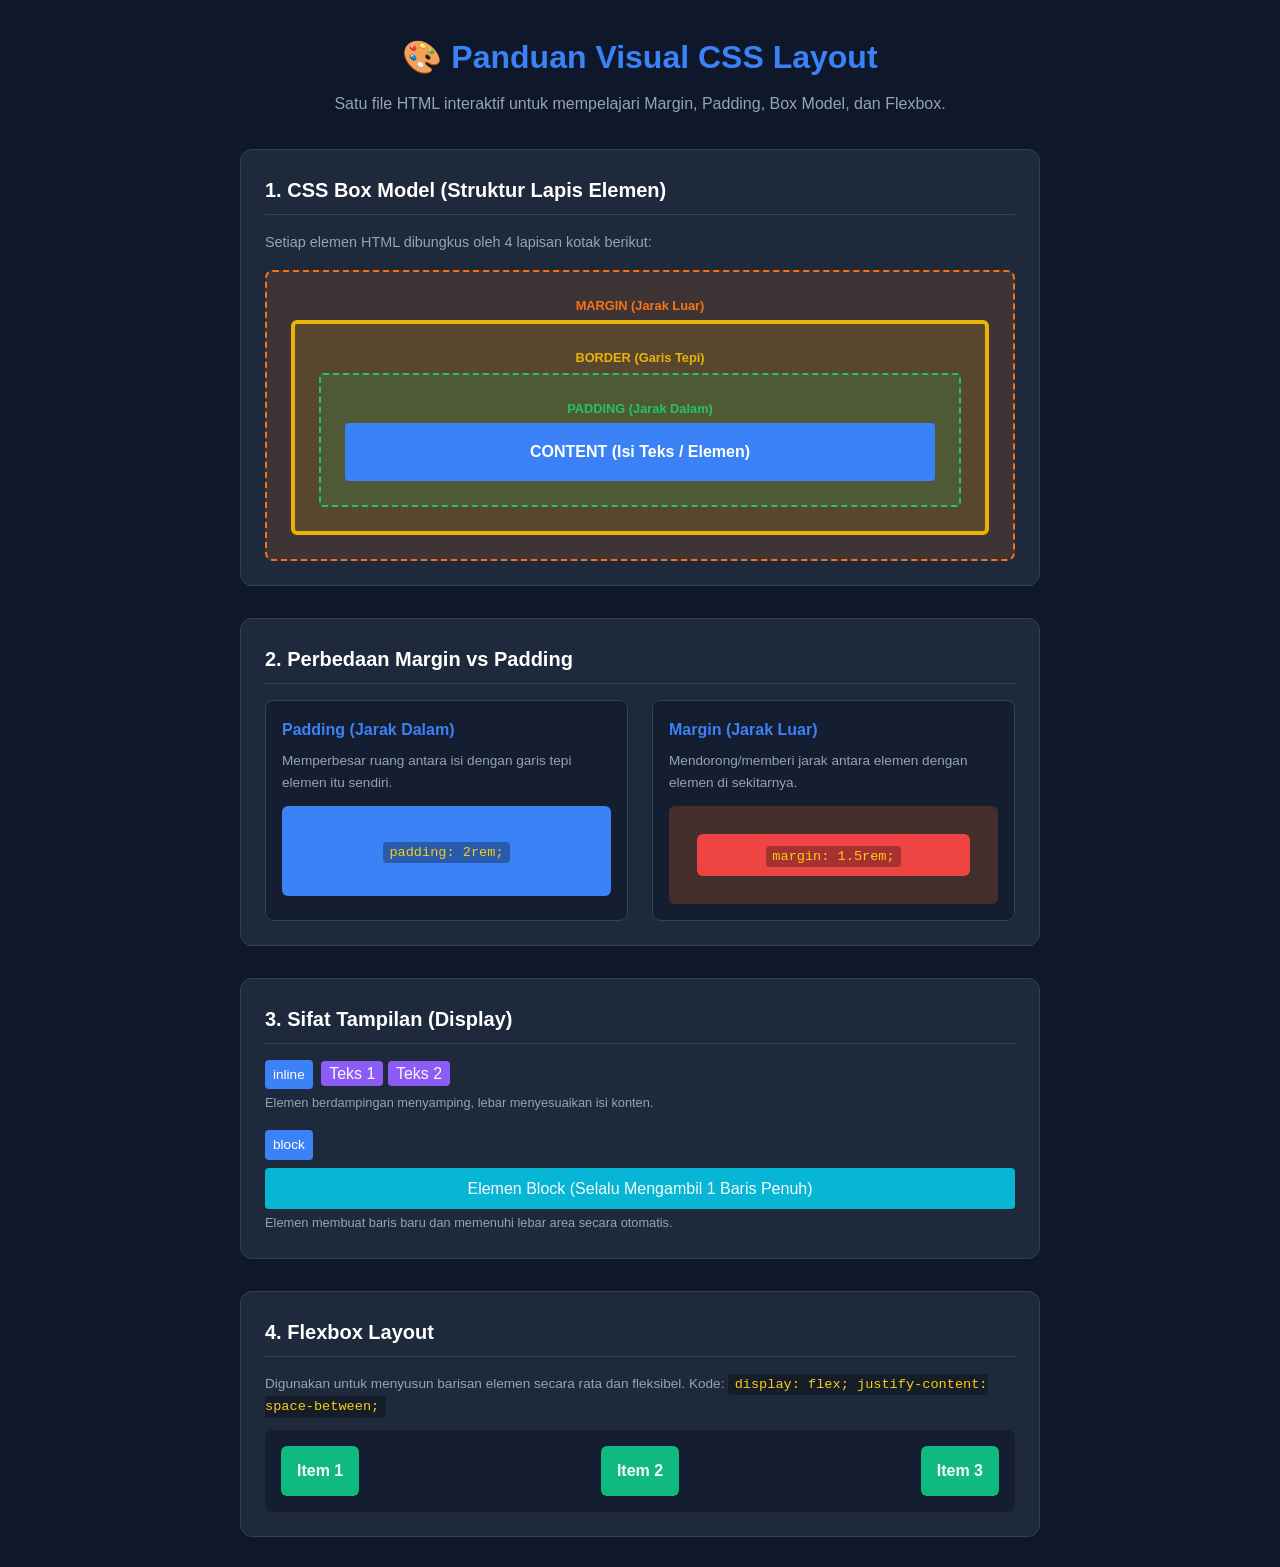
<file: css-demo.html>
<!DOCTYPE html>
<html lang="id">
<head>
    <meta charset="UTF-8">
    <meta name="viewport" content="width=device-width, initial-scale=1.0">
    <title>Panduan Visual Styling CSS</title>
    <style>
        :root {
            --bg: #0f172a;
            --card: #1e293b;
            --text: #f8fafc;
            --muted: #94a3b8;
            --accent: #3b82f6;
            --border: #334155;
            
            /* Warna Visualisasi Box Model */
            --margin-color: #f97316;
            --border-color: #eab308;
            --padding-color: #22c55e;
            --content-color: #3b82f6;
        }

        * {
            margin: 0;
            padding: 0;
            box-sizing: border-box;
            font-family: 'Segoe UI', Tahoma, Geneva, Verdana, sans-serif;
        }

        body {
            background-color: var(--bg);
            color: var(--text);
            padding: 2rem 1rem;
            line-height: 1.6;
        }

        .container {
            max-width: 800px;
            margin: 0 auto;
            display: flex;
            flex-direction: column;
            gap: 2rem;
        }

        header {
            text-align: center;
        }

        header h1 {
            color: var(--accent);
            margin-bottom: 0.5rem;
        }

        header p {
            color: var(--muted);
        }

        .card {
            background-color: var(--card);
            border: 1px solid var(--border);
            border-radius: 12px;
            padding: 1.5rem;
        }

        .card h2 {
            font-size: 1.25rem;
            margin-bottom: 1rem;
            border-bottom: 1px solid var(--border);
            padding-bottom: 0.5rem;
            color: #fff;
        }

        /* 1. VISUALISASI BOX MODEL */
        .box-model-container {
            background-color: rgba(249, 115, 22, 0.15);
            border: 2px dashed var(--margin-color);
            padding: 1.5rem;
            border-radius: 8px;
            text-align: center;
        }

        .box-model-border {
            background-color: rgba(234, 179, 8, 0.15);
            border: 4px solid var(--border-color);
            padding: 1.5rem;
            border-radius: 6px;
        }

        .box-model-padding {
            background-color: rgba(34, 197, 94, 0.15);
            border: 2px dashed var(--padding-color);
            padding: 1.5rem;
            border-radius: 4px;
        }

        .box-model-content {
            background-color: var(--content-color);
            color: white;
            padding: 1rem;
            border-radius: 4px;
            font-weight: bold;
        }

        .label {
            font-size: 0.8rem;
            font-weight: bold;
            margin-bottom: 0.25rem;
            display: block;
        }

        .label-margin { color: var(--margin-color); }
        .label-border { color: var(--border-color); }
        .label-padding { color: var(--padding-color); }

        /* 2. DEMO MARGIN VS PADDING */
        .comparison-grid {
            display: grid;
            grid-template-columns: repeat(auto-fit, minmax(250px, 1fr));
            gap: 1.5rem;
        }

        .demo-box {
            background-color: rgba(15, 23, 42, 0.6);
            border: 1px solid var(--border);
            border-radius: 8px;
            padding: 1rem;
        }

        .demo-box h3 {
            font-size: 1rem;
            margin-bottom: 0.5rem;
            color: var(--accent);
        }

        .padding-target {
            background-color: #3b82f6;
            color: white;
            padding: 2rem; /* Ruang dalam */
            border-radius: 6px;
            text-align: center;
        }

        .margin-wrapper {
            background-color: rgba(249, 115, 22, 0.2);
            padding: 0.25rem;
            border-radius: 6px;
        }

        .margin-target {
            background-color: #ef4444;
            color: white;
            margin: 1.5rem; /* Ruang luar */
            padding: 0.5rem;
            border-radius: 6px;
            text-align: center;
        }

        /* 3. DISPLAY PROPERTIES */
        .badge {
            display: inline-block;
            background-color: var(--accent);
            color: white;
            padding: 0.25rem 0.5rem;
            border-radius: 4px;
            font-size: 0.85rem;
            margin-right: 0.25rem;
        }

        .inline-element {
            display: inline;
            background-color: #8b5cf6;
            padding: 0.25rem 0.5rem;
            border-radius: 4px;
        }

        .block-element {
            display: block;
            background-color: #06b6d4;
            padding: 0.5rem;
            margin-top: 0.5rem;
            border-radius: 4px;
            text-align: center;
        }

        /* 4. FLEXBOX DEMO */
        .flex-container {
            display: flex;
            justify-content: space-between;
            align-items: center;
            background-color: rgba(15, 23, 42, 0.6);
            padding: 1rem;
            border-radius: 8px;
            gap: 0.5rem;
        }

        .flex-item {
            background-color: #10b981;
            padding: 0.75rem 1rem;
            border-radius: 6px;
            font-weight: bold;
        }

        code {
            background-color: rgba(0,0,0,0.3);
            padding: 0.2rem 0.4rem;
            border-radius: 4px;
            font-family: monospace;
            font-size: 0.85rem;
            color: #facc15;
        }
    </style>
</head>
<body>

    <div class="container">
        <header>
            <h1>🎨 Panduan Visual CSS Layout</h1>
            <p>Satu file HTML interaktif untuk mempelajari Margin, Padding, Box Model, dan Flexbox.</p>
        </header>

        <!-- SECTION 1: CSS BOX MODEL -->
        <div class="card">
            <h2>1. CSS Box Model (Struktur Lapis Elemen)</h2>
            <p style="margin-bottom: 1rem; color: var(--muted); font-size: 0.9rem;">
                Setiap elemen HTML dibungkus oleh 4 lapisan kotak berikut:
            </p>

            <div class="box-model-container">
                <span class="label label-margin">MARGIN (Jarak Luar)</span>
                
                <div class="box-model-border">
                    <span class="label label-border">BORDER (Garis Tepi)</span>
                    
                    <div class="box-model-padding">
                        <span class="label label-padding">PADDING (Jarak Dalam)</span>
                        
                        <div class="box-model-content">
                            CONTENT (Isi Teks / Elemen)
                        </div>
                    </div>
                </div>
            </div>
        </div>

        <!-- SECTION 2: MARGIN VS PADDING -->
        <div class="card">
            <h2>2. Perbedaan Margin vs Padding</h2>
            <div class="comparison-grid">
                
                <div class="demo-box">
                    <h3>Padding (Jarak Dalam)</h3>
                    <p style="font-size: 0.85rem; color: var(--muted); margin-bottom: 0.75rem;">
                        Memperbesar ruang antara isi dengan garis tepi elemen itu sendiri.
                    </p>
                    <div class="padding-target">
                        <code>padding: 2rem;</code>
                    </div>
                </div>

                <div class="demo-box">
                    <h3>Margin (Jarak Luar)</h3>
                    <p style="font-size: 0.85rem; color: var(--muted); margin-bottom: 0.75rem;">
                        Mendorong/memberi jarak antara elemen dengan elemen di sekitarnya.
                    </p>
                    <div class="margin-wrapper">
                        <div class="margin-target">
                            <code>margin: 1.5rem;</code>
                        </div>
                    </div>
                </div>

            </div>
        </div>

        <!-- SECTION 3: DISPLAY PROPERTIES -->
        <div class="card">
            <h2>3. Sifat Tampilan (Display)</h2>
            <div style="display: flex; flex-direction: column; gap: 1rem;">
                
                <div>
                    <span class="badge">inline</span>
                    <span class="inline-element">Teks 1</span>
                    <span class="inline-element">Teks 2</span>
                    <p style="font-size: 0.8rem; color: var(--muted); margin-top: 0.25rem;">
                        Elemen berdampingan menyamping, lebar menyesuaikan isi konten.
                    </p>
                </div>

                <div>
                    <span class="badge">block</span>
                    <div class="block-element">Elemen Block (Selalu Mengambil 1 Baris Penuh)</div>
                    <p style="font-size: 0.8rem; color: var(--muted); margin-top: 0.25rem;">
                        Elemen membuat baris baru dan memenuhi lebar area secara otomatis.
                    </p>
                </div>

            </div>
        </div>

        <!-- SECTION 4: FLEXBOX LAYOUT -->
        <div class="card">
            <h2>4. Flexbox Layout</h2>
            <p style="font-size: 0.85rem; color: var(--muted); margin-bottom: 0.75rem;">
                Digunakan untuk menyusun barisan elemen secara rata dan fleksibel. Kode: <code>display: flex; justify-content: space-between;</code>
            </p>
            
            <div class="flex-container">
                <div class="flex-item">Item 1</div>
                <div class="flex-item">Item 2</div>
                <div class="flex-item">Item 3</div>
            </div>
        </div>

    </div>

</body>
</html>
</file>
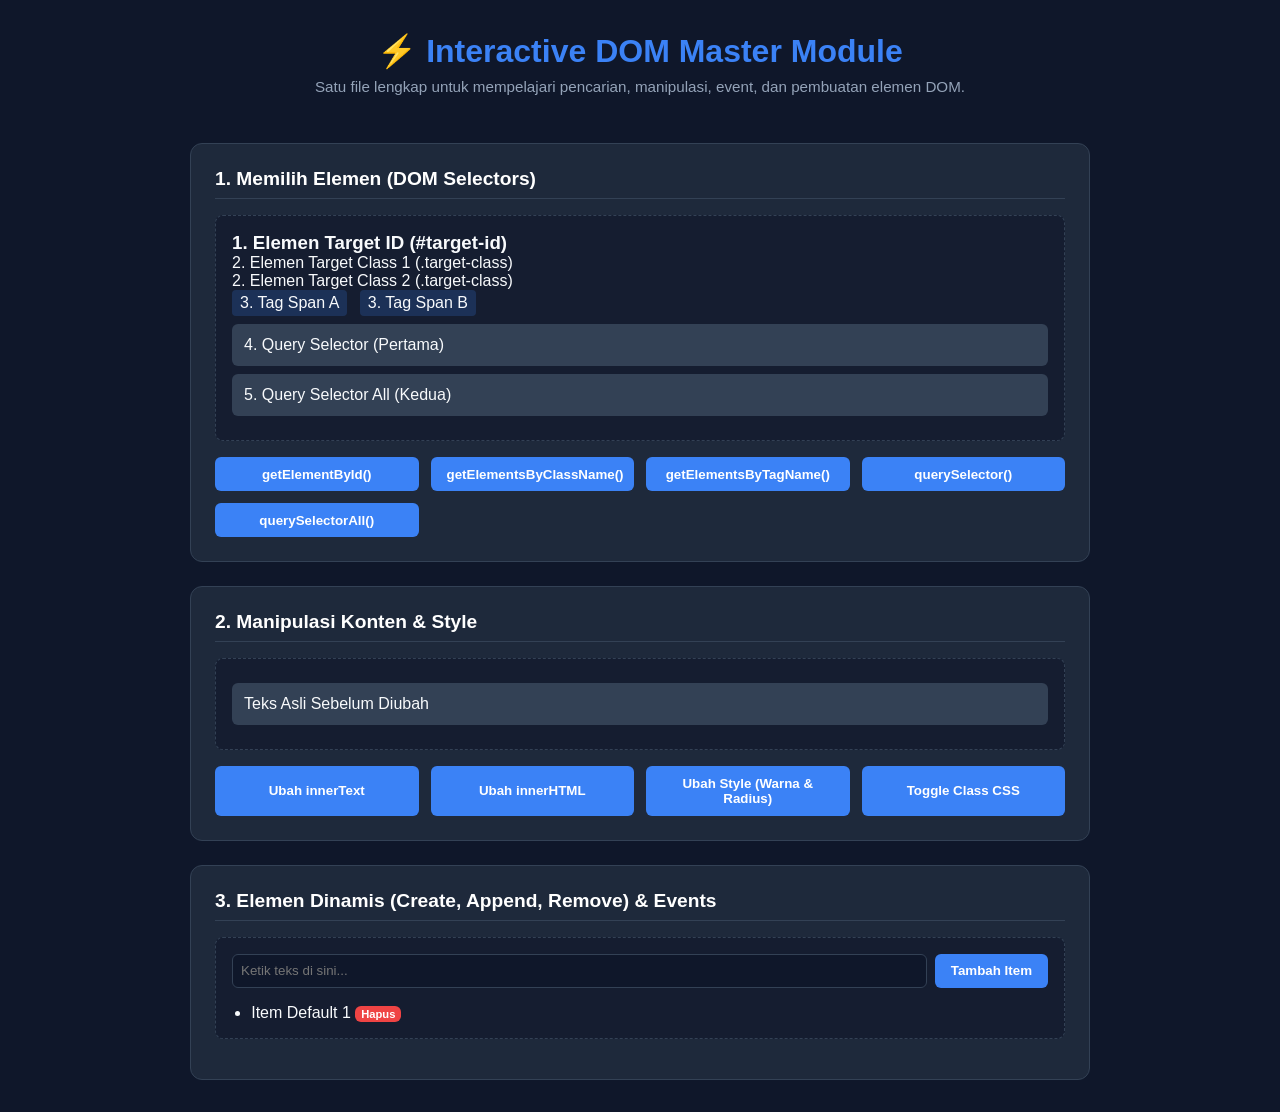
<file: dom.html>
<!DOCTYPE html>
<html lang="id">
<head>
    <meta charset="UTF-8">
    <meta name="viewport" content="width=device-width, initial-scale=1.0">
    <title>Modul Latihan Interaktif DOM</title>
    <style>
        :root {
            --bg: #0f172a;
            --card: #1e293b;
            --text: #f8fafc;
            --muted: #94a3b8;
            --accent: #3b82f6;
            --accent-hover: #2563eb;
            --border: #334155;
            --success: #22c55e;
            --warning: #eab308;
            --danger: #ef4444;
        }

        * { margin: 0; padding: 0; box-sizing: border-box; font-family: 'Segoe UI', sans-serif; }
        body { background: var(--bg); color: var(--text); padding: 2rem 1rem; }
        .container { max-width: 900px; margin: 0 auto; display: flex; flex-direction: column; gap: 1.5rem; }

        .card {
            background: var(--card);
            border: 1px solid var(--border);
            border-radius: 12px;
            padding: 1.5rem;
        }

        h1 { text-align: center; color: var(--accent); margin-bottom: 0.5rem; }
        p.subtitle { text-align: center; color: var(--muted); margin-bottom: 1.5rem; font-size: 0.95rem; }
        h2 { font-size: 1.2rem; color: #fff; margin-bottom: 1rem; border-bottom: 1px solid var(--border); padding-bottom: 0.5rem; }

        .demo-area { background: rgba(15, 23, 42, 0.6); padding: 1rem; border-radius: 8px; margin-bottom: 1rem; border: 1px dashed var(--border); }
        .grid-buttons { display: grid; grid-template-columns: repeat(auto-fit, minmax(200px, 1fr)); gap: 0.75rem; }

        button {
            background: var(--accent);
            color: #fff;
            border: none;
            padding: 0.6rem 1rem;
            border-radius: 6px;
            font-weight: 600;
            cursor: pointer;
            transition: 0.2s;
        }
        button:hover { background: var(--accent-hover); }

        /* Kelas bantuan untuk manipulasi DOM */
        .box { padding: 0.75rem; margin: 0.5rem 0; background: var(--border); border-radius: 6px; }
        .active-box { background: var(--accent) !important; color: #fff; font-weight: bold; }
        .tag-item { display: inline-block; padding: 0.25rem 0.5rem; background: rgba(59, 130, 246, 0.2); border-radius: 4px; margin-right: 0.5rem; }
    </style>
</head>
<body>

    <div class="container">
        <header>
            <h1>⚡ Interactive DOM Master Module</h1>
            <p class="subtitle">Satu file lengkap untuk mempelajari pencarian, manipulasi, event, dan pembuatan elemen DOM.</p>
        </header>

        <!-- BAGIAN 1: SELECTOR BARISAN 5 METODE -->
        <div class="card">
            <h2>1. Memilih Elemen (DOM Selectors)</h2>
            
            <div class="demo-area">
                <h3 id="target-id">1. Elemen Target ID (#target-id)</h3>
                <p class="target-class">2. Elemen Target Class 1 (.target-class)</p>
                <p class="target-class">2. Elemen Target Class 2 (.target-class)</p>
                <div class="tag-group">
                    <span class="tag-item">3. Tag Span A</span>
                    <span class="tag-item">3. Tag Span B</span>
                </div>
                <div class="query-box box">4. Query Selector (Pertama)</div>
                <div class="query-box box">5. Query Selector All (Kedua)</div>
            </div>

            <div class="grid-buttons">
                <button onclick="demoGetElementById()">getElementById()</button>
                <button onclick="demoGetElementsByClassName()">getElementsByClassName()</button>
                <button onclick="demoGetElementsByTagName()">getElementsByTagName()</button>
                <button onclick="demoQuerySelector()">querySelector()</button>
                <button onclick="demoQuerySelectorAll()">querySelectorAll()</button>
            </div>
        </div>

        <!-- BAGIAN 2: MANIPULASI KONTEN DAN STYLE -->
        <div class="card">
            <h2>2. Manipulasi Konten & Style</h2>
            
            <div class="demo-area">
                <div id="box-konten" class="box">Teks Asli Sebelum Diubah</div>
            </div>

            <div class="grid-buttons">
                <button onclick="ubahTeks()">Ubah innerText</button>
                <button onclick="ubahHTML()">Ubah innerHTML</button>
                <button onclick="ubahWarna()">Ubah Style (Warna & Radius)</button>
                <button onclick="toggleKelas()">Toggle Class CSS</button>
            </div>
        </div>

        <!-- BAGIAN 3: DINAMIS ELEMENT & EVENT LISTENERS -->
        <div class="card">
            <h2>3. Elemen Dinamis (Create, Append, Remove) & Events</h2>
            
            <div class="demo-area">
                <div style="display: flex; gap: 0.5rem; margin-bottom: 1rem;">
                    <input type="text" id="input-teks" placeholder="Ketik teks di sini..." style="flex: 1; padding: 0.5rem; border-radius: 6px; border: 1px solid var(--border); background: var(--bg); color: #fff;">
                    <button id="btn-tambah">Tambah Item</button>
                </div>
                
                <ul id="daftar-item" style="padding-left: 1.2rem;">
                    <li>Item Default 1 <button onclick="hapusElemen(this)" style="padding: 2px 6px; font-size: 0.7rem; background: var(--danger);">Hapus</button></li>
                </ul>
            </div>
        </div>
    </div>

    <!-- JAVASCRIPT MATERI DOM -->
    <script>
        /* ========================================================
           BAGIAN 1: SELECTOR DEMO
        ======================================================== */
        
        // 1. getElementById
        function demoGetElementById() {
            const el = document.getElementById('target-id');
            el.style.color = '#eab308';
            alert('getElementById: Menemukan ID "target-id" dan mengubah warnanya menjadi Kuning!');
        }

        // 2. getElementsByClassName
        function demoGetElementsByClassName() {
            const list = document.getElementsByClassName('target-class');
            // Mengubah elemen pertama dari HTMLCollection
            list[0].style.color = '#ef4444';
            list[1].style.color = '#ef4444';
            alert('getElementsByClassName: Menemukan ' + list.length + ' elemen ber-class "target-class"!');
        }

        // 3. getElementsByTagName
        function demoGetElementsByTagName() {
            const tags = document.getElementsByTagName('span');
            tags[0].style.backgroundColor = '#22c55e';
            tags[0].style.color = '#000';
            alert('getElementsByTagName: Menemukan tag <span> pertama dan mengubah warna background-nya!');
        }

        // 4. querySelector
        function demoQuerySelector() {
            // Hanya mengambil elemen PERTAMA yang cocok dengan selector CSS
            const firstBox = document.querySelector('.query-box');
            firstBox.style.border = '2px solid #3b82f6';
            alert('querySelector: Hanya menargetkan elemen PERTAMA yang ber-class ".query-box"!');
        }

        // 5. querySelectorAll
        function demoQuerySelectorAll() {
            // Mengambil SEMUA elemen yang cocok dalam bentuk NodeList
            const allBoxes = document.querySelectorAll('.query-box');
            allBoxes.forEach((box, index) => {
                box.style.backgroundColor = '#334155';
                box.innerText = `QuerySelectorAll: Elemen Ke-${index + 1} Berhasil Diubah!`;
            });
            alert('querySelectorAll: Mengubah SEMUA elemen ber-class ".query-box" menggunakan perulangan .forEach()');
        }


        /* ========================================================
           BAGIAN 2: MANIPULASI KONTEN & STYLE
        ======================================================== */
        const boxKonten = document.getElementById('box-konten');

        function ubahTeks() {
            // innerText mengganti isi teks polos (karakter HTML akan dianggap teks biasa)
            boxKonten.innerText = 'Teks berhasil diubah menggunakan innerText!';
        }

        function ubahHTML() {
            // innerHTML memungkinkan kita menyisipkan struktur tag HTML baru
            boxKonten.innerHTML = '✨ Teks dengan <strong>Format Cetak Tebal</strong> via innerHTML';
        }

        function ubahWarna() {
            // Mengubah style inline CSS langsung
            boxKonten.style.backgroundColor = '#22c55e';
            boxKonten.style.color = '#000';
            boxKonten.style.borderRadius = '20px';
        }

        function toggleKelas() {
            // classList.toggle menambahkan kelas jika belum ada, atau menghapusnya jika sudah ada
            boxKonten.classList.toggle('active-box');
        }


        /* ========================================================
           BAGIAN 3: EVENT LISTENER, CREATE, & REMOVE ELEMENT
        ======================================================== */
        const btnTambah = document.getElementById('btn-tambah');
        const inputTeks = document.getElementById('input-teks');
        const daftarItem = document.getElementById('daftar-item');

        // Menggunakan addEventListener alih-alih atribut onclick di HTML
        btnTambah.addEventListener('click', function() {
            const nilaiInput = inputTeks.value.trim();
            
            if (nilaiInput === '') {
                alert('Ketik sesuatu di dalam input terlebih dahulu!');
                return;
            }

            // 1. Membuat elemen <li> baru
            const liBaru = document.createElement('li');
            liBaru.innerText = nilaiInput + ' ';

            // 2. Membuat tombol hapus secara dinamis
            const btnHapus = document.createElement('button');
            btnHapus.innerText = 'Hapus';
            btnHapus.style.padding = '2px 6px';
            btnHapus.style.fontSize = '0.7rem';
            btnHapus.style.backgroundColor = '#ef4444';
            btnHapus.style.marginLeft = '5px';
            
            // 3. Menambahkan Event Listener hapus ke tombol baru
            btnHapus.addEventListener('click', function() {
                liBaru.remove(); // Menghapus elemen li dari DOM
            });

            // 4. Memasukkan tombol ke dalam <li>, lalu <li> ke dalam <ul> (appendChild)
            liBaru.appendChild(btnHapus);
            daftarItem.appendChild(liBaru);

            // Bersihkan input
            inputTeks.value = '';
        });

        // Fungsi hapus elemen bawaan dari HTML
        function hapusElemen(btn) {
            // btn.parentElement merujuk ke elemen <li> tempat tombol tersebut berada
            btn.parentElement.remove();
        }
    </script>
</body>
</html>
</file>
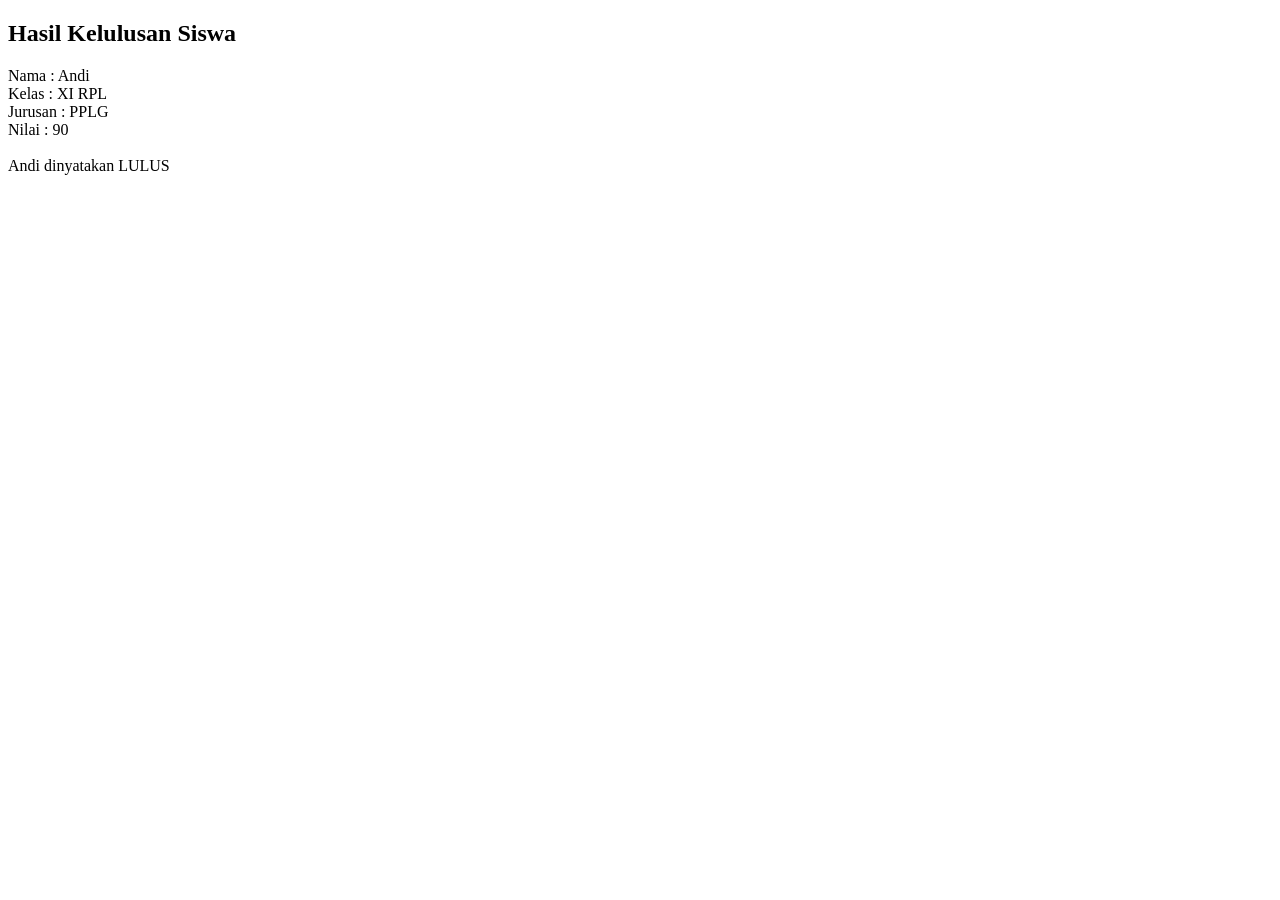
<file: js.html>
<!DOCTYPE html>
<html lang="id">
<head>
    <meta charset="UTF-8">
    <title>Menggunakan this</title>
</head>
<body>

    <h2>Hasil Kelulusan Siswa</h2>
    <div id="hasil"></div>

    <script>
        let siswa = {
            nama: "Andi",
            kelas: "XI RPL",
            jurusan: "PPLG",
            nilai: 90,

            info: function () {
                return "Nama : " + this.nama + "<br>" +
                       "Kelas : " + this.kelas + "<br>" +
                       "Jurusan : " + this.jurusan + "<br>" +
                       "Nilai : " + this.nilai;
            },

            lulus: function () {
                if (this.nilai >= 75) {
                    return this.nama + " dinyatakan LULUS";
                } else {
                    return this.nama + " dinyatakan TIDAK LULUS";
                }
            }
        };

        document.getElementById("hasil").innerHTML =
            siswa.info() + "<br><br>" + siswa.lulus();
    </script>

</body>
</html>
</file>
